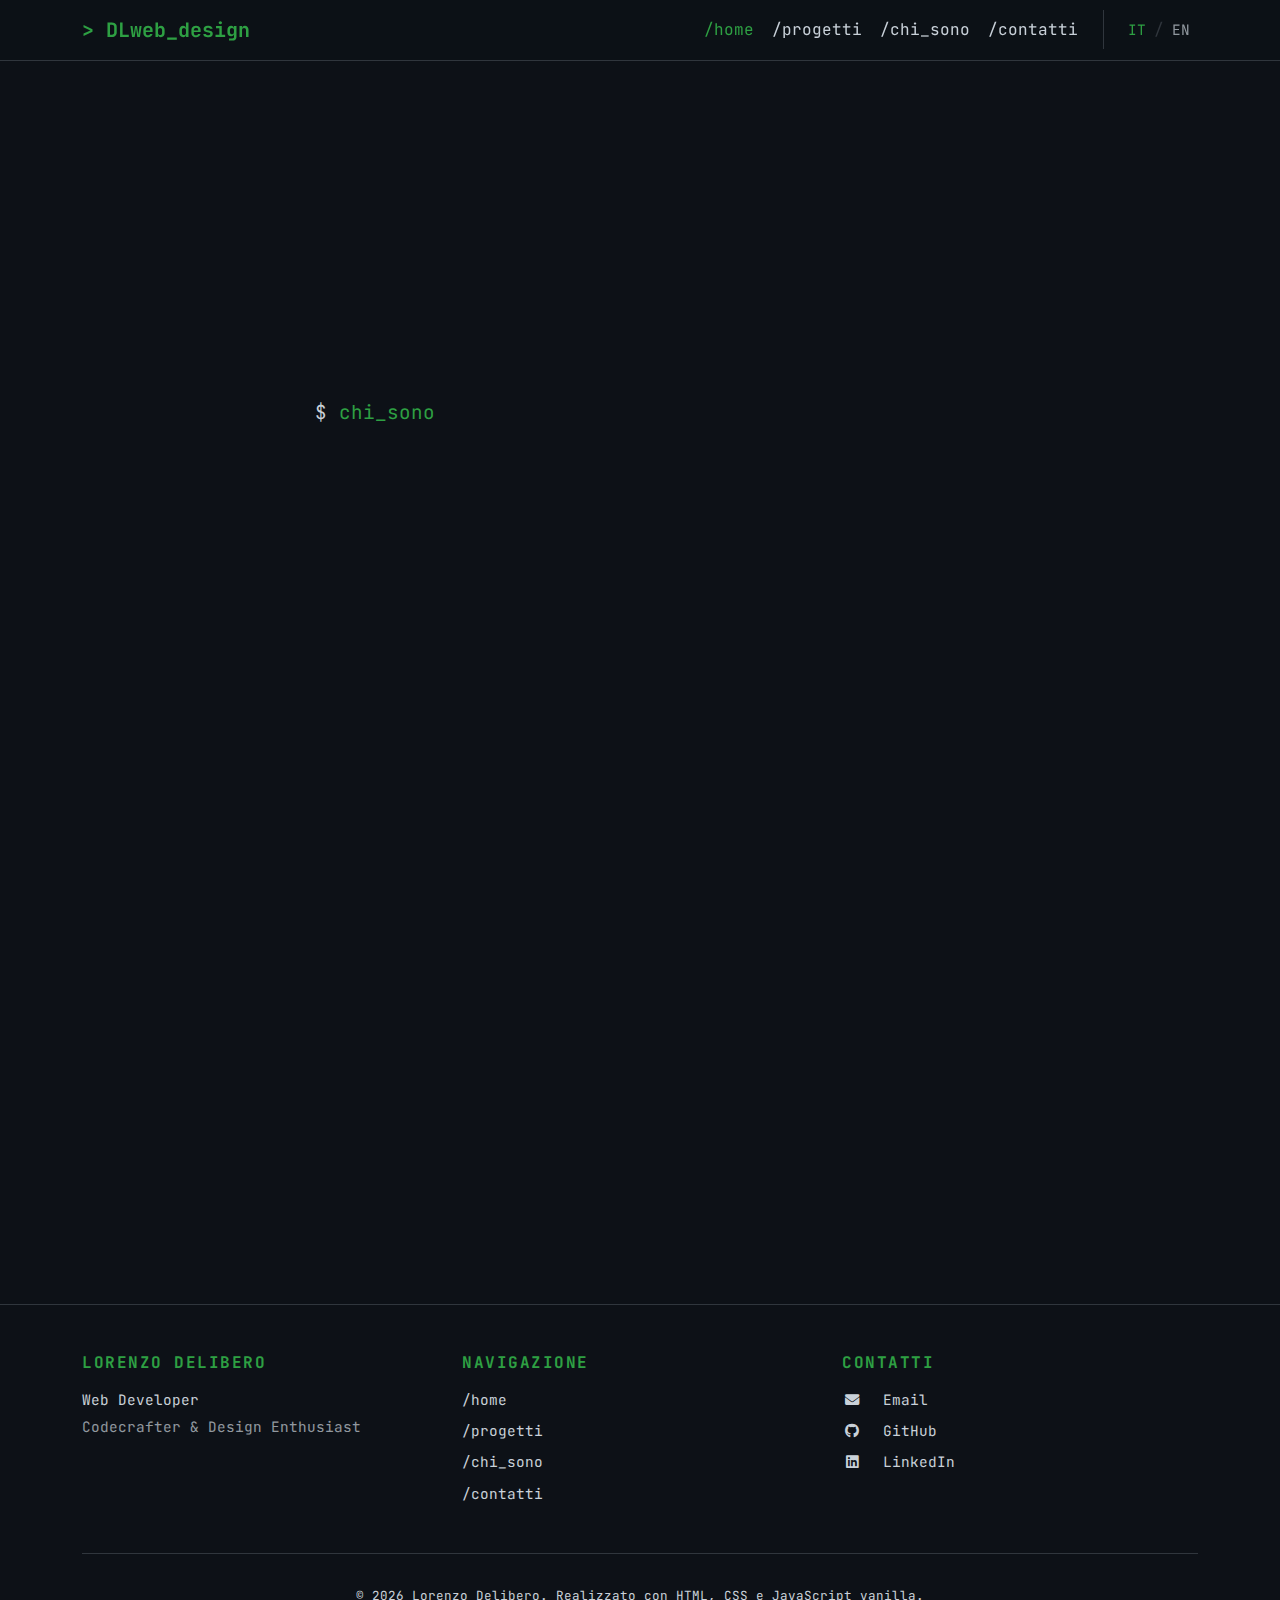
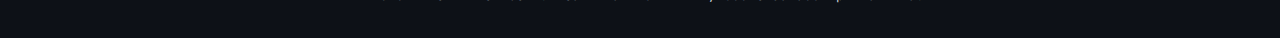
<file: index.html>
<!DOCTYPE html>
<html lang="it"> <!-- Questo attributo verrà aggiornato da JS -->
<head>
    <meta charset="UTF-8">
    <meta name="viewport" content="width=device-width, initial-scale=1.0">
    
    <!-- Title e Meta Description verranno aggiornati da JS -->
    <title data-i18n="meta_title">Delibero Lorenzo | Web Developer</title>
    <meta name="description" data-i18n-content="meta_description" content="Portfolio di Lorenzo Delibero, sviluppatore web specializzato in soluzioni front-end moderne e performanti.">

    <!-- Google Fonts: JetBrains Mono -->
    <link rel="preconnect" href="https://fonts.googleapis.com">
    <link rel="preconnect" href="https://fonts.gstatic.com" crossorigin>
    <link href="https://fonts.googleapis.com/css2?family=JetBrains+Mono:wght@400;700&display=swap" rel="stylesheet">

    <!-- Libs CDN -->
    <link href="https://cdn.jsdelivr.net/npm/bootstrap@5.3.3/dist/css/bootstrap.min.css" rel="stylesheet">
    <link href="https://unpkg.com/aos@2.3.1/dist/aos.css" rel="stylesheet">
    <link rel="stylesheet" href="https://cdnjs.cloudflare.com/ajax/libs/font-awesome/6.5.1/css/all.min.css">

    <!-- Custom CSS -->
    <link rel="stylesheet" href="css/style.css">
</head>
<body>

    <!-- Navbar -->
    <nav class="navbar navbar-expand-lg navbar-dark sticky-top">
        <div class="container">
            <a class="navbar-brand" href="index.html">&gt; DLweb_design</a>
            <button class="navbar-toggler" type="button" data-bs-toggle="collapse" data-bs-target="#navbarNav" aria-controls="navbarNav" aria-expanded="false" aria-label="Toggle navigation">
                <span class="navbar-toggler-icon"></span>
            </button>
            <div class="collapse navbar-collapse" id="navbarNav">
                <ul class="navbar-nav ms-auto align-items-center">
                    <li class="nav-item">
                        <a class="nav-link active" href="index.html" data-i18n="nav_home">/home</a>
                    </li>
                    <li class="nav-item">
                        <a class="nav-link" href="projects.html" data-i18n="nav_projects">/projects</a>
                    </li>
                    <li class="nav-item">
                        <a class="nav-link" href="about.html" data-i18n="nav_about">/about</a>
                    </li>
                    <li class="nav-item">
                        <a class="nav-link" href="contact.html" data-i18n="nav_contact">/contact</a>
                    </li>
                    <!-- Language Switcher -->
                    <li class="nav-item lang-switcher">
                        <a href="#" class="lang-switch" data-lang="it">IT</a>
                        <span style="color: var(--border-color);">/</span>
                        <a href="#" class="lang-switch" data-lang="en">EN</a>
                    </li>
                </ul>
            </div>
        </div>
    </nav>

    <!-- Hero Section -->
    <main class="container">
        <section id="hero-terminal" class="hero-section">
            <div class="hero-text terminal-text">
                <!-- L'output del terminale verrà generato qui da JS -->
                <div id="hero-terminal-output"></div>
                <!-- Il CTA verrà generato qui da JS -->
                <div id="hero-cta"></div>
            </div>
        </section>

        <!-- Skills Section -->
        <section class="my-5 py-5">
            <h2 class="section-title text-center" data-aos="fade-up" data-i18n="skills_title"></h2>
            <div class="row text-center">
                <div class="col-md-3 col-6 mb-4" data-aos="fade-up" data-aos-delay="100">
                    <i class="fab fa-html5 fa-3x"></i>
                    <p class="mt-2">HTML5</p>
                </div>
                <div class="col-md-3 col-6 mb-4" data-aos="fade-up" data-aos-delay="200">
                    <i class="fab fa-css3-alt fa-3x"></i>
                    <p class="mt-2">CSS3</p>
                </div>
                <div class="col-md-3 col-6 mb-4" data-aos="fade-up" data-aos-delay="300">
                    <i class="fab fa-js-square fa-3x"></i>
                    <p class="mt-2">JavaScript</p>
                </div>
                <div class="col-md-3 col-6 mb-4" data-aos="fade-up" data-aos-delay="400">
                    <i class="fab fa-bootstrap fa-3x"></i>
                    <p class="mt-2">Bootstrap</p>
                </div>
            </div>
        </section>
        
        <div id="projects" class="text-center" data-aos="fade-up">
            <a href="projects.html" class="btn btn-primary" data-i18n="skills_cta"></a>
        </div>

    </main>

    <!-- Footer -->
    <div id="footer-placeholder"></div>

    <!-- JS -->
    <script src="https://cdn.jsdelivr.net/npm/bootstrap@5.3.3/dist/js/bootstrap.bundle.min.js"></script>
    <script src="https://unpkg.com/aos@2.3.1/dist/aos.js"></script>
    <script src="js/main.js" defer></script>

</body>
</html>
</file>
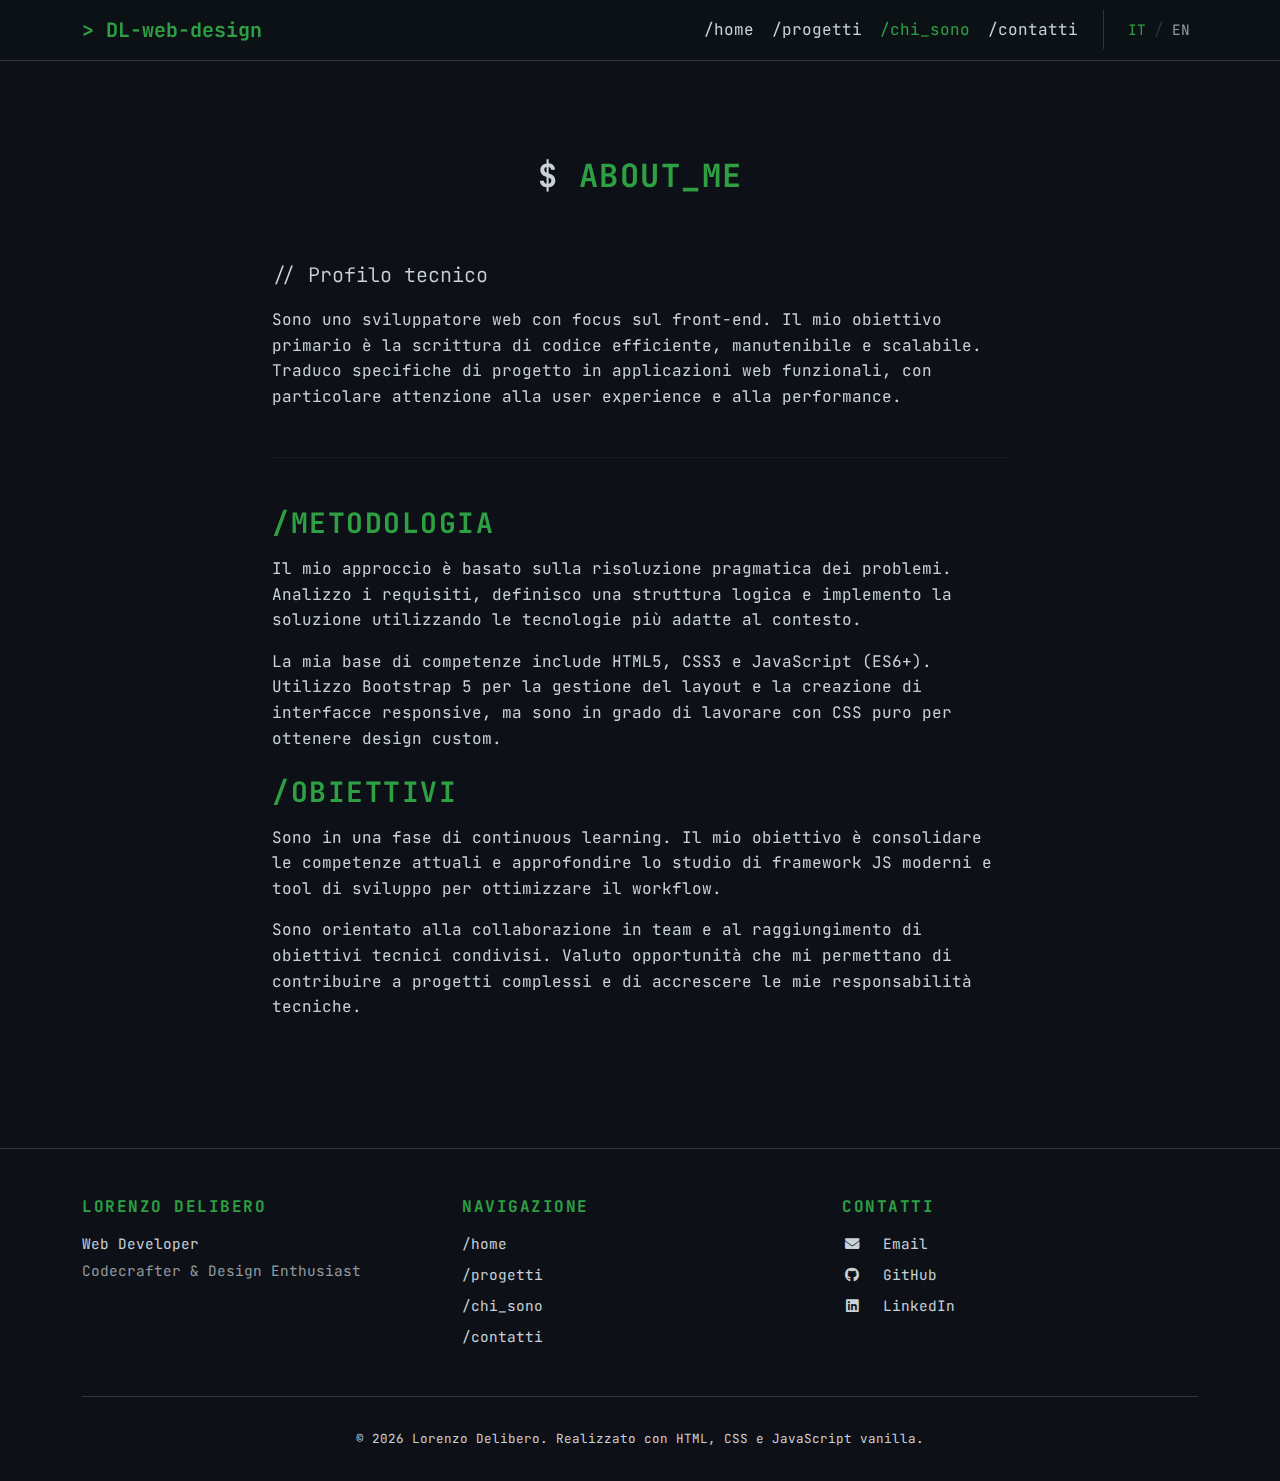
<file: about.html>
<!DOCTYPE html>
<html lang="it">
<head>
    <meta charset="UTF-8">
    <meta name="viewport" content="width=device-width, initial-scale=1.0">
    
    <title data-i18n="meta_title">About | Delibero Lorenzo</title>
    <meta name="description" data-i18n-content="meta_description" content="Profilo tecnico di Lorenzo Delibero.">

    <!-- Libs CDN -->
    <link rel="preconnect" href="https://fonts.googleapis.com">
    <link rel="preconnect" href="https://fonts.gstatic.com" crossorigin>
    <link href="https://fonts.googleapis.com/css2?family=JetBrains+Mono:wght@400;700&display=swap" rel="stylesheet">
    <link href="https://cdn.jsdelivr.net/npm/bootstrap@5.3.3/dist/css/bootstrap.min.css" rel="stylesheet">
    <link href="https://unpkg.com/aos@2.3.1/dist/aos.css" rel="stylesheet">
    <link rel="stylesheet" href="https://cdnjs.cloudflare.com/ajax/libs/font-awesome/6.5.1/css/all.min.css">

    <!-- Custom CSS -->
    <link rel="stylesheet" href="css/style.css">
</head>
<body>

    <!-- Navbar -->
    <nav class="navbar navbar-expand-lg navbar-dark sticky-top">
        <div class="container">
            <a class="navbar-brand" href="index.html">&gt; DL-web-design</a>
            <button class="navbar-toggler" type="button" data-bs-toggle="collapse" data-bs-target="#navbarNav" aria-controls="navbarNav" aria-expanded="false" aria-label="Toggle navigation">
                <span class="navbar-toggler-icon"></span>
            </button>
            <div class="collapse navbar-collapse" id="navbarNav">
                <ul class="navbar-nav ms-auto align-items-center">
                    <li class="nav-item">
                        <a class="nav-link" href="index.html" data-i18n="nav_home">/home</a>
                    </li>
                    <li class="nav-item">
                        <a class="nav-link" href="projects.html" data-i18n="nav_projects">/projects</a>
                    </li>
                    <li class="nav-item">
                        <a class="nav-link active" href="about.html" data-i18n="nav_about">/about</a>
                    </li>
                    <li class="nav-item">
                        <a class="nav-link" href="contact.html" data-i18n="nav_contact">/contact</a>
                    </li>
                    
                    <!-- Language Switcher -->
                    <li class="nav-item lang-switcher">
                        <a href="#" class="lang-switch" data-lang="it">IT</a>
                        <span style="color: var(--border-color);">/</span>
                        <a href="#" class="lang-switch" data-lang="en">EN</a>
                    </li>
                </ul>
            </div>
        </div>
    </nav>

    <!-- About Section -->
    <main class="container my-5 py-5">
        <div class="row justify-content-center">
            <div class="col-lg-8 terminal-text">
                <div data-aos="fade-up">
                    <h2 class="section-title text-center" data-i18n="about_title"></h2>
                    <p class="lead" data-i18n="about_intro_lead"></p>
                    <p data-i18n="about_intro_p"></p>
                </div>
                
                <hr class="my-5" style="border-color: var(--border-color);">

                <div data-aos="fade-up" data-aos-delay="100">
                    <h3 class="mb-3" style="color: var(--primary-color);" data-i18n="about_method_title"></h3>
                    <p data-i18n="about_method_p1"></p>
                    <p data-i18n="about_method_p2"></p>
                </div>

                <div data-aos="fade-up" data-aos-delay="200" class="mt-4">
                    <h3 class="mb-3" style="color: var(--primary-color);" data-i18n="about_goals_title"></h3>
                    <p data-i18n="about_goals_p1"></p>
                    <p data-i18n="about_goals_p2"></p>
                </div>
            </div>
        </div>
    </main>

    <!-- Footer -->
    <div id="footer-placeholder"></div>

    <!-- JS -->
    <script src="https://cdn.jsdelivr.net/npm/bootstrap@5.3.3/dist/js/bootstrap.bundle.min.js"></script>
    <script src="https://unpkg.com/aos@2.3.1/dist/aos.js"></script>
    <script src="js/main.js" defer></script>

</body>
</html>
</file>
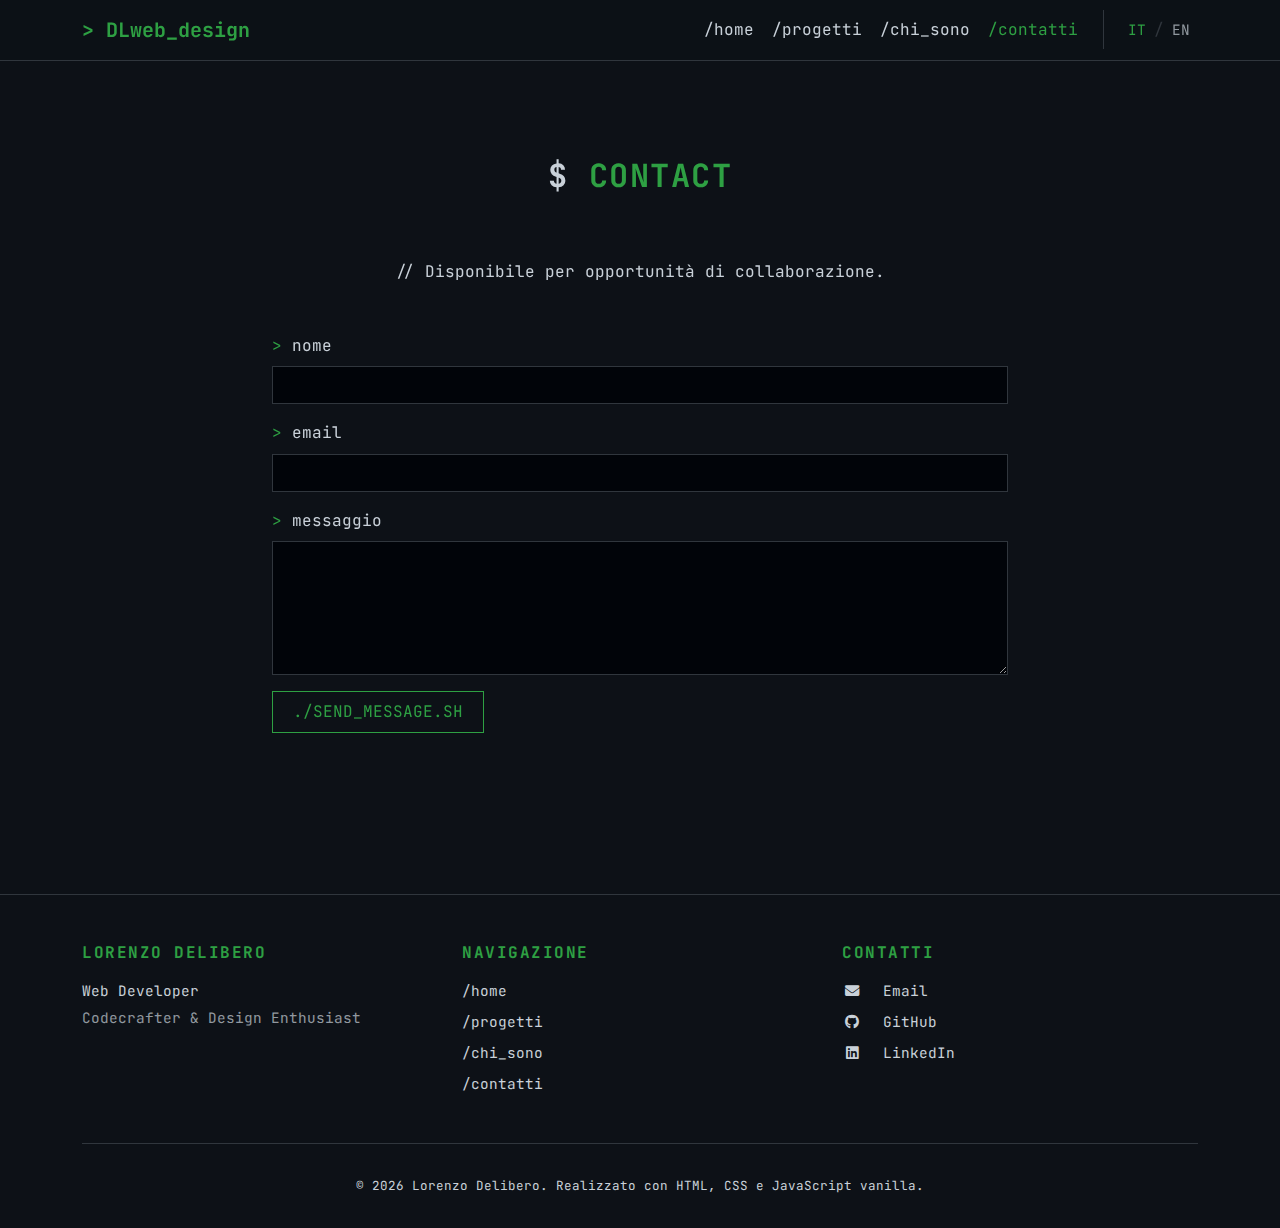
<file: contact.html>
<!DOCTYPE html>
<html lang="it">
<head>
    <meta charset="UTF-8">
    <meta name="viewport" content="width=device-width, initial-scale=1.0">
    
    <title data-i18n="meta_title">Contact | Delibero Lorenzo</title>
    <meta name="description" data-i18n-content="meta_description" content="Contatta Lorenzo Delibero per opportunità e collaborazioni.">

    <!-- Libs CDN -->
    <link rel="preconnect" href="https://fonts.googleapis.com">
    <link rel="preconnect" href="https://fonts.gstatic.com" crossorigin>
    <link href="https://fonts.googleapis.com/css2?family=JetBrains+Mono:wght@400;700&display=swap" rel="stylesheet">
    <link href="https://cdn.jsdelivr.net/npm/bootstrap@5.3.3/dist/css/bootstrap.min.css" rel="stylesheet">
    <link href="https://unpkg.com/aos@2.3.1/dist/aos.css" rel="stylesheet">
    <link rel="stylesheet" href="https://cdnjs.cloudflare.com/ajax/libs/font-awesome/6.5.1/css/all.min.css">

    <!-- Custom CSS -->
    <link rel="stylesheet" href="css/style.css">
</head>
<body>

    <!-- Navbar -->
    <nav class="navbar navbar-expand-lg navbar-dark sticky-top">
        <div class="container">
            <a class="navbar-brand" href="index.html">&gt; DLweb_design</a>
            <button class="navbar-toggler" type="button" data-bs-toggle="collapse" data-bs-target="#navbarNav" aria-controls="navbarNav" aria-expanded="false" aria-label="Toggle navigation">
                <span class="navbar-toggler-icon"></span>
            </button>
            <div class="collapse navbar-collapse" id="navbarNav">
                <ul class="navbar-nav ms-auto align-items-center">
                    <li class="nav-item">
                        <a class="nav-link" href="index.html" data-i18n="nav_home">/home</a>
                    </li>
                    <li class="nav-item">
                        <a class="nav-link" href="projects.html" data-i18n="nav_projects">/projects</a>
                    </li>
                    <li class="nav-item">
                        <a class="nav-link" href="about.html" data-i18n="nav_about">/about</a>
                    </li>
                    <li class="nav-item">
                        <a class="nav-link active" href="contact.html" data-i18n="nav_contact">/contact</a>
                    </li>
                    <!-- Language Switcher -->
                    <li class="nav-item lang-switcher">
                        <a href="#" class="lang-switch" data-lang="it">IT</a>
                        <span style="color: var(--border-color);">/</span>
                        <a href="#" class="lang-switch" data-lang="en">EN</a>
                    </li>
                </ul>
            </div>
        </div>
    </nav>

    <!-- Contact Section -->
    <main class="container my-5 py-5">
        <h2 class="section-title text-center" data-aos="fade-up" data-i18n="contact_title"></h2>
        <div class="row justify-content-center">
            <div class="col-lg-8 terminal-text" data-aos="fade-up" data-aos-delay="100">
                <p class="text-center mb-5" data-i18n="contact_intro"></p>
                
                <!-- Form -->
                <form id="contactForm" novalidate>
                    <div class="mb-3">
                        <label for="name" class="form-label" data-i18n="contact_label_name"></label>
                        <input type="text" class="form-control form-control-dark" id="name" required>
                    </div>
                    <div class="mb-3">
                        <label for="email" class="form-label" data-i18n="contact_label_email"></label>
                        <input type="email" class="form-control form-control-dark" id="email" required>
                    </div>
                    <div class="mb-3">
                        <label for="message" class="form-label" data-i18n="contact_label_message"></label>
                        <textarea class="form-control form-control-dark" id="message" rows="5" required></textarea>
                    </div>
                    
                    <button type="submit" class="btn btn-primary" data-i18n="contact_submit_btn"></button>
                </form>

                <!-- Messaggio di conferma -->
                <div id="form-confirmation" class="mt-4 terminal-text" style="height: 25px;"></div>
            </div>
        </div>
    </main>

    <!-- Footer -->
    <div id="footer-placeholder"></div>

    <!-- JS -->
    <script src="https://cdn.jsdelivr.net/npm/bootstrap@5.3.3/dist/js/bootstrap.bundle.min.js"></script>
    <script src="https://unpkg.com/aos@2.3.1/dist/aos.js"></script>
    <script src="js/main.js" defer></script>

</body>
</html>
</file>
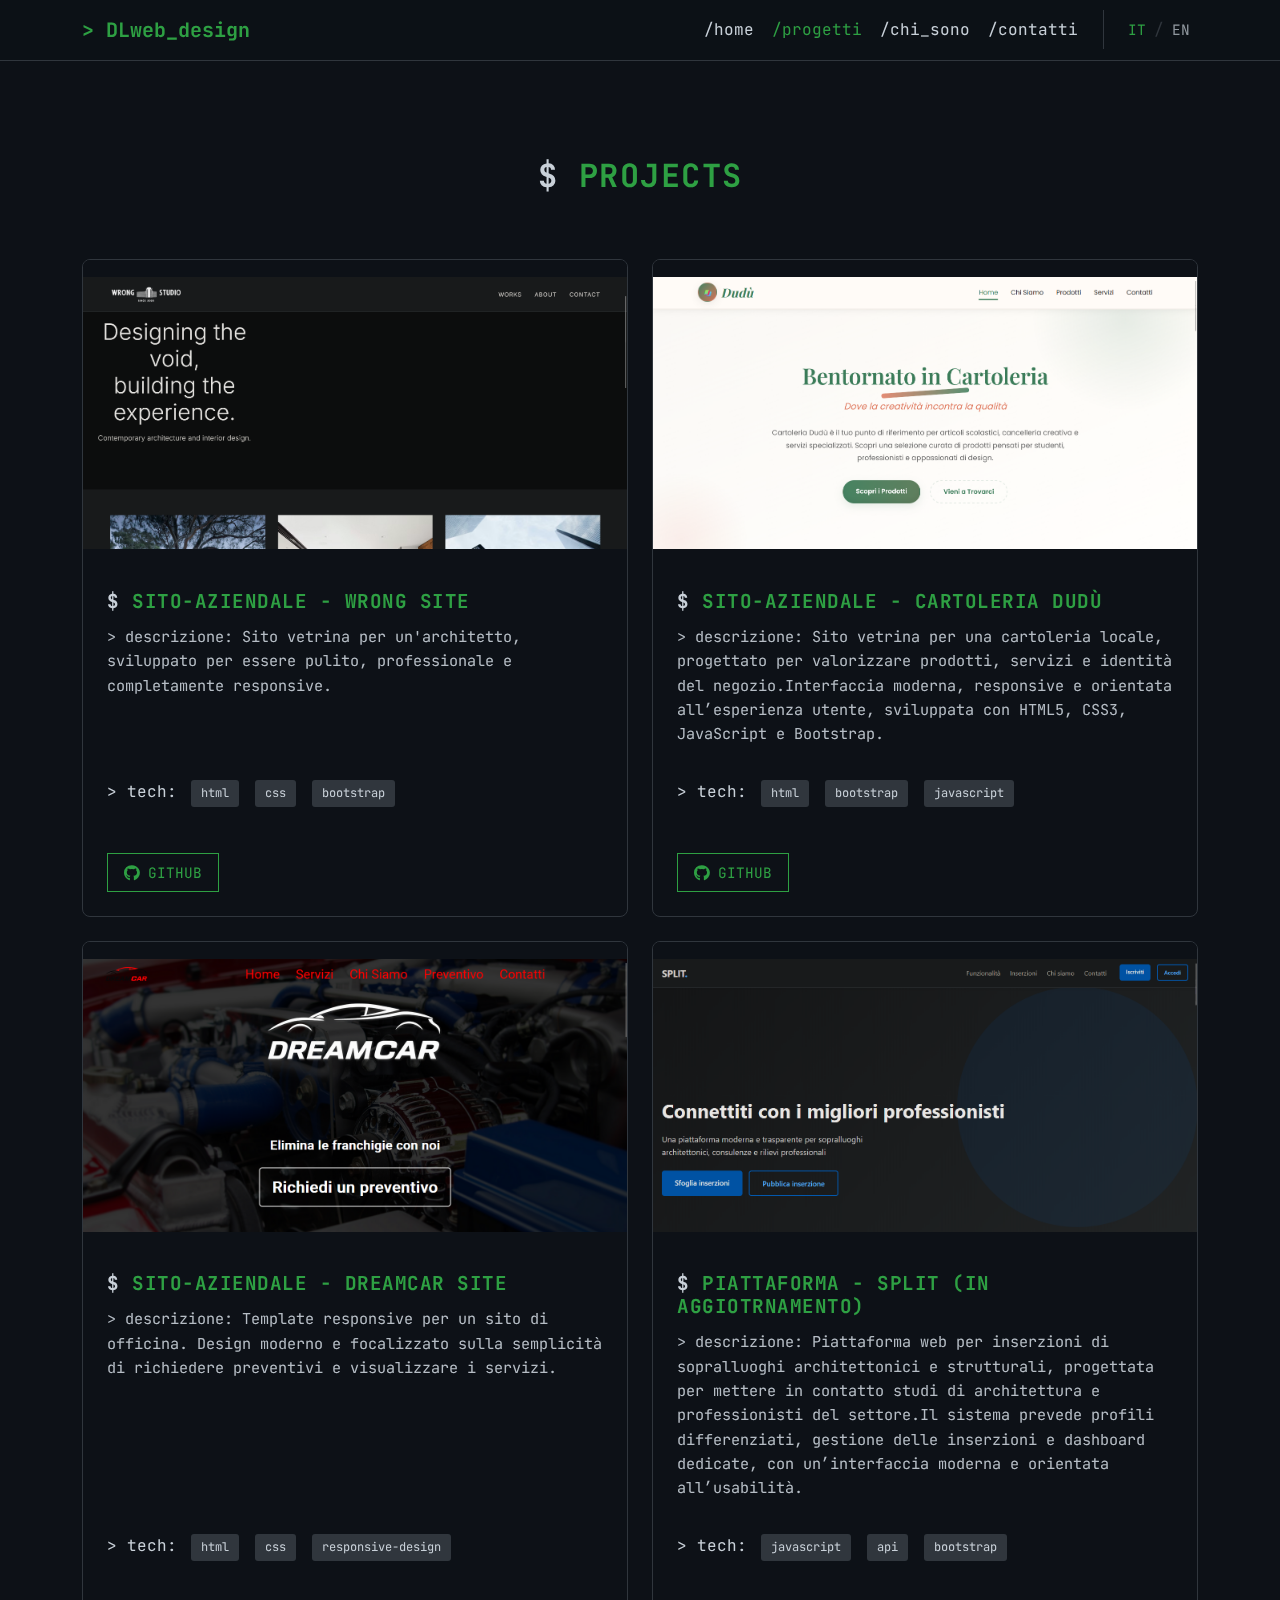
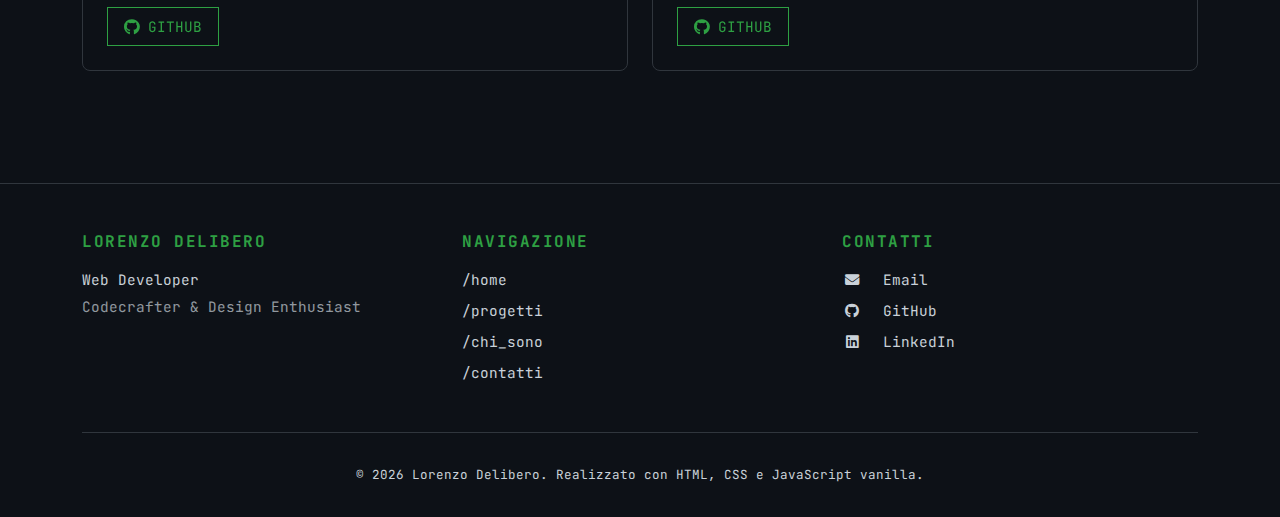
<file: projects.html>
<!DOCTYPE html>
<html lang="it">
<head>
    <meta charset="UTF-8">
    <meta name="viewport" content="width=device-width, initial-scale=1.0">
    
    <title data-i18n="meta_title">Projects | Delibero Lorenzo</title>
    <meta name="description" data-i18n-content="meta_description" content="Lista dei progetti di Lorenzo Delibero.">

    <!-- Libs CDN -->
    <link rel="preconnect" href="https://fonts.googleapis.com">
    <link rel="preconnect" href="https://fonts.gstatic.com" crossorigin>
    <link href="https://fonts.googleapis.com/css2?family=JetBrains+Mono:wght@400;700&display=swap" rel="stylesheet">
    <link href="https://cdn.jsdelivr.net/npm/bootstrap@5.3.3/dist/css/bootstrap.min.css" rel="stylesheet">
    <link href="https://unpkg.com/aos@2.3.1/dist/aos.css" rel="stylesheet">
    <link rel="stylesheet" href="https://cdnjs.cloudflare.com/ajax/libs/font-awesome/6.5.1/css/all.min.css">

    <!-- Custom CSS -->
    <link rel="stylesheet" href="css/style.css">
    <link rel="stylesheet" href="css/projects.css">
</head>
<body>

    <!-- Navbar -->
    <nav class="navbar navbar-expand-lg navbar-dark sticky-top">
        <div class="container">
            <a class="navbar-brand" href="index.html">&gt; DLweb_design</a>
            <button class="navbar-toggler" type="button" data-bs-toggle="collapse" data-bs-target="#navbarNav" aria-controls="navbarNav" aria-expanded="false" aria-label="Toggle navigation">
                <span class="navbar-toggler-icon"></span>
            </button>
            <div class="collapse navbar-collapse" id="navbarNav">
                <ul class="navbar-nav ms-auto align-items-center">
                    <li class="nav-item">
                        <a class="nav-link" href="index.html" data-i18n="nav_home">/home</a>
                    </li>
                    <li class="nav-item">
                        <a class="nav-link active" href="projects.html" data-i18n="nav_projects">/projects</a>
                    </li>
                    <li class="nav-item">
                        <a class="nav-link" href="about.html" data-i18n="nav_about">/about</a>
                    </li>
                    <li class="nav-item">
                        <a class="nav-link" href="contact.html" data-i18n="nav_contact">/contact</a>
                    </li>
                    <!-- Language Switcher -->
                    <li class="nav-item lang-switcher">
                        <a href="#" class="lang-switch" data-lang="it">IT</a>
                        <span style="color: var(--border-color);">/</span>
                        <a href="#" class="lang-switch" data-lang="en">EN</a>
                    </li>
                </ul>
            </div>
        </div>
    </nav>

    <!-- Projects Section -->
    <main class="container my-5 py-5">
        <h2 class="section-title text-center" data-aos="fade-up" data-i18n="projects_title"></h2>
        <div class="row gy-4">

            <!-- Project 1: Screenshot + GitHub Link -->
            <article class="col-md-6" data-aos="fade-up" data-aos-delay="100">
                <div class="project-card">
                    <!-- Project Preview Image -->
                    <figure class="project-image-wrapper">
                        <img 
                            src="Assets/Projects/Images/Wrong Site Screenshot/Wrong Site Screenshot.png" 
                            alt="Screenshot del progetto 1 - Interfaccia principale"
                            class="project-image"
                            loading="lazy">
                    </figure>

                    <!-- Project Content -->
                    <div class="project-content">
                        <h3 class="project-title terminal-text" data-i18n="project1_title"></h3>
                        
                        <p class="project-description terminal-text">
                            <span data-i18n="project_label_desc"></span>
                            <span data-i18n="project1_desc"></span>
                        </p>

                        <!-- Tech Stack -->
                        <div class="tech-list">
                            <p class="tech-label terminal-text">
                                <span>html</span>
                                <span>css</span>
                                <span>bootstrap</span>
                            </p>
                        </div>

                        <!-- GitHub Link -->
                        <div class="project-actions mt-4">
                            <a href="https://github.com/DLWDesign/Wrong-Site" 
                               target="_blank" 
                               rel="noopener noreferrer" 
                               class="btn btn-primary btn-sm"
                               title="Apri il repository su GitHub">
                                <i class="fab fa-github"></i> GitHub
                            </a>
                        </div>
                    </div>
                </div>
            </article>

            <!-- Project 2: Screenshot + GitHub Link -->
            <article class="col-md-6" data-aos="fade-up" data-aos-delay="200">
                <div class="project-card">
                    <!-- Project Preview Image -->
                    <figure class="project-image-wrapper">
                        <img 
                            src="Assets/Projects/Images/Cartoleria Dudù Screenshot/Cartoleria Dudù Screenshot.png" 
                            alt="Screenshot del progetto 2 - Interfaccia principale"
                            class="project-image"
                            loading="lazy">
                    </figure>

                    <!-- Project Content -->
                    <div class="project-content">
                        <h3 class="project-title terminal-text" data-i18n="project2_title"></h3>
                        
                        <p class="project-description terminal-text">
                            <span data-i18n="project_label_desc"></span>
                            <span data-i18n="project2_desc"></span>
                        </p>

                        <!-- Tech Stack -->
                        <div class="tech-list">
                            <p class="tech-label terminal-text">
                                <span>html</span>
                                <span>bootstrap</span>
                                <span>javascript</span>
                            </p>
                        </div>

                        <!-- GitHub Link -->
                        <div class="project-actions mt-4">
                            <a href="https://github.com/DLWDesign/Dudu-stationery" 
                               target="_blank" 
                               rel="noopener noreferrer" 
                               class="btn btn-primary btn-sm"
                               title="Apri il repository su GitHub">
                                <i class="fab fa-github"></i> GitHub
                            </a>
                        </div>
                    </div>
                </div>
            </article>

            <!-- Project 3: Screenshot + GitHub Link -->
            <article class="col-md-6" data-aos="fade-up" data-aos-delay="300">
                <div class="project-card">
                    <!-- Project Preview Image -->
                    <figure class="project-image-wrapper">
                        <img 
                            src="Assets/Projects/Images/DREAMCAR Screenshot/DreamCar Screenshot.png" 
                            alt="Screenshot del progetto 3 - Interfaccia principale"
                            class="project-image"
                            loading="lazy">
                    </figure>

                    <!-- Project Content -->
                    <div class="project-content">
                        <h3 class="project-title terminal-text" data-i18n="project3_title"></h3>
                        
                        <p class="project-description terminal-text">
                            <span data-i18n="project_label_desc"></span>
                            <span data-i18n="project3_desc"></span>
                        </p>

                        <!-- Tech Stack -->
                        <div class="tech-list">
                            <p class="tech-label terminal-text">
                                <span>html</span>
                                <span>css</span>
                                <span>responsive-design</span>
                            </p>
                        </div>

                        <!-- GitHub Link -->
                        <div class="project-actions mt-4">
                            <a href="https://github.com/DLWDesign/DREAMCAR-Site" 
                               target="_blank" 
                               rel="noopener noreferrer" 
                               class="btn btn-primary btn-sm"
                               title="Apri il repository su GitHub">
                                <i class="fab fa-github"></i> GitHub
                            </a>
                        </div>
                    </div>
                </div>
            </article>

            <!-- Project 4: Screenshot + GitHub Link -->
            <article class="col-md-6" data-aos="fade-up" data-aos-delay="400">
                <div class="project-card">
                    <!-- Project Preview Image -->
                    <figure class="project-image-wrapper">
                        <img 
                            src="Assets/Projects/Images/SPLit Screenshot/SPLit Screenshot.png" 
                            alt="Screenshot del progetto 4 - Interfaccia principale"
                            class="project-image"
                            loading="lazy">
                    </figure>

                    <!-- Project Content -->
                    <div class="project-content">
                        <h3 class="project-title terminal-text" data-i18n="project4_title"></h3>
                        
                        <p class="project-description terminal-text">
                            <span data-i18n="project_label_desc"></span>
                            <span data-i18n="project4_desc"></span>
                        </p>

                        <!-- Tech Stack -->
                        <div class="tech-list">
                            <p class="tech-label terminal-text">
                                <span>javascript</span>
                                <span>api</span>
                                <span>bootstrap</span>
                            </p>
                        </div>

                        <!-- GitHub Link -->
                        <div class="project-actions mt-4">
                            <a href="https://github.com/DLWDesign/SPLit" 
                               target="_blank" 
                               rel="noopener noreferrer" 
                               class="btn btn-primary btn-sm"
                               title="Apri il repository su GitHub">
                                <i class="fab fa-github"></i> GitHub
                            </a>
                        </div>
                    </div>
                </div>
            </article>

        </div>
    </main>

    <!-- Footer -->
    <div id="footer-placeholder"></div>

    <!-- JS -->
    <script src="https://cdn.jsdelivr.net/npm/bootstrap@5.3.3/dist/js/bootstrap.bundle.min.js"></script>
    <script src="https://unpkg.com/aos@2.3.1/dist/aos.js"></script>
    <script src="js/main.js" defer></script>

</body>
</html>
</file>
<file: css/style.css>
/* ---
* Stile: Tech Minimal / Terminal
* Autore: Gemini
* --- */

/* --- Importazione Font --- */
@import url('https://fonts.googleapis.com/css2?family=JetBrains+Mono:wght@400;700&display=swap');

/* --- Variabili e Stile di Base --- */
:root {
  --background-color: #0d1117;
  --primary-color: #2ea043;
  --secondary-color: #c9d1d9;
  --border-color: #30363d;
  --text-color: var(--secondary-color);
  --font-family-monospace: 'JetBrains Mono', monospace;
}

body {
  background-color: var(--background-color);
  color: var(--text-color);
  font-family: var(--font-family-monospace);
  line-height: 1.6;
}

h1, h2, h3, h4, h5, h6 {
  color: var(--primary-color);
  font-weight: 700;
  text-transform: uppercase;
  letter-spacing: 1.5px;
}

h2::before {
  content: '$ ';
  color: var(--secondary-color);
}

a {
  color: var(--primary-color);
  text-decoration: none;
  transition: color 0.3s ease, text-decoration 0.3s ease;
}

a:hover {
  color: var(--secondary-color);
  text-decoration: underline;
}

/* --- Sovrascrittura Bootstrap --- */
.navbar {
  background-color: rgba(13, 17, 23, 0.8);
  backdrop-filter: blur(10px);
  border-bottom: 1px solid var(--border-color);
}

.navbar-brand {
    font-family: var(--font-family-monospace);
    color: var(--primary-color);
    font-weight: 700;
}

.navbar-brand:hover {
    color: var(--secondary-color);
}

.navbar .nav-link {
  color: var(--secondary-color);
  font-family: var(--font-family-monospace);
  border: 1px solid transparent;
  transition: color 0.3s ease, border-color 0.3s ease;
}

.navbar .nav-link:hover,
.navbar .nav-link.active {
  color: var(--primary-color);
}

.navbar-toggler {
    border-color: var(--border-color);
}

.navbar-toggler-icon {
    background-image: url("data:image/svg+xml,%3csvg xmlns='http://www.w3.org/2000/svg' viewBox='0 0 30 30'%3e%3cpath stroke='rgba(46, 160, 67, 1)' stroke-linecap='round' stroke-miterlimit='10' stroke-width='2' d='M4 7h22M4 15h22M4 23h22'/%3e%3c/svg%3e");
}

.btn {
    font-family: var(--font-family-monospace);
    text-transform: uppercase;
    border-radius: 0;
    padding: 8px 20px;
    transition: all 0.3s ease;
}

.btn-primary {
  background-color: transparent;
  color: var(--primary-color);
  border: 1px solid var(--primary-color);
}

.btn-primary:hover {
  background-color: var(--primary-color);
  color: var(--background-color);
  border-color: var(--primary-color);
}

.btn-secondary {
    background-color: transparent;
    color: var(--secondary-color);
    border: 1px solid var(--secondary-color);
}

.btn-secondary:hover {
    background-color: var(--secondary-color);
    color: var(--background-color);
    border-color: var(--secondary-color);
}


/* --- Classi Custom --- */
.section-title {
    margin-bottom: 4rem;
}

.terminal-text {
    font-family: var(--font-family-monospace);
}

.terminal-card {
    background-color: transparent;
    border: 1px solid var(--border-color);
    padding: 2rem;
    height: 100%;
    display: flex;
    flex-direction: column;
}

.terminal-card .card-title {
    color: var(--primary-color);
    margin-bottom: 1rem;
}

.terminal-card .card-title::before {
    content: '$ project: ';
    color: var(--secondary-color);
}

.terminal-card p {
    margin-bottom: 0.5rem;
}

.terminal-card .tech-list {
    margin-top: auto;
    padding-top: 1rem;
}

.terminal-card .tech-list span {
    display: inline-block;
    background-color: var(--border-color);
    padding: 2px 8px;
    font-size: 0.8rem;
    margin-right: 5px;
    margin-bottom: 5px;
}

.terminal-card .tech-label::before {
    content: '> tech: ';
    color: var(--secondary-color);
}

/* --- Sezioni Specifiche --- */

/* Hero Section */
.hero-section {
    min-height: 80vh;
    display: flex;
    align-items: center;
    justify-content: center;
}

.hero-text {
    font-size: 1.2rem; /* Leggermente ridotto per più linee */
    width: 100%;
    max-width: 650px; /* Larghezza massima per leggibilità */
}

.hero-text .terminal-prompt {
    color: var(--secondary-color);
}

.hero-text .terminal-prompt span,
.hero-text .terminal-prompt a {
    color: var(--primary-color);
}

.hero-text .terminal-output-line {
    margin: 0;
    padding-left: 1rem; /* Indentazione per l'output */
    color: var(--text-color);
}

.hero-text .terminal-key {
    color: var(--primary-color);
}

.hero-text .cursor {
    display: inline-block;
    background-color: var(--primary-color);
    width: 10px;
    height: 1.2rem;
    vertical-align: middle;
    animation: blink 1s infinite;
}

@keyframes blink {
    0%, 100% { opacity: 1; }
    50% { opacity: 0; }
}

/* Form Contatti */
.form-control-dark {
    background-color: #010409;
    color: var(--text-color);
    border: 1px solid var(--border-color);
    border-radius: 0;
}

.form-control-dark:focus {
    background-color: #010409;
    color: var(--text-color);
    border-color: var(--primary-color);
    box-shadow: 0 0 0 0.25rem rgba(46, 160, 67, 0.25);
}

.form-label::before {
    content: '> ';
    color: var(--primary-color);
}

/* Footer (Nuovo Stile) */
.footer {
    border-top: 1px solid var(--border-color);
    padding-top: 3rem;
    padding-bottom: 2rem;
    margin-top: 4rem;
    font-size: 0.9rem;
    color: var(--secondary-color);
}

.footer h5 {
    font-size: 1rem;
    margin-bottom: 1rem;
}

.footer .footer-tagline {
    font-size: 0.9rem;
    opacity: 0.7;
}

.footer ul {
    padding-left: 0;
}

.footer ul li {
    margin-bottom: 0.5rem;
}

.footer ul a {
    color: var(--secondary-color);
}

.footer ul a:hover {
    color: var(--primary-color);
    text-decoration: none;
}

.footer .social-icons a {
    display: block;
    color: var(--secondary-color);
    margin-bottom: 0.5rem;
    transition: color 0.3s;
}

.footer .social-icons a:hover {
    color: var(--primary-color);
    text-decoration: none;
}

.footer .social-icons i {
    margin-right: 0.75rem;
    width: 20px; /* Allinea le icone */
    text-align: center;
}

.footer .footer-bottom {
    margin-top: 2rem;
    padding-top: 2rem;
    border-top: 1px solid var(--border-color);
}

/* --- AOS Custom --- */
[data-aos] {
    transition-property: transform, opacity;
}

/* --- Language Switcher --- */
.lang-switcher {
    display: flex;
    align-items: center;
    margin-left: 1rem;
    border-left: 1px solid var(--border-color);
    padding-left: 1rem;
}

.lang-switch {
    color: var(--secondary-color);
    text-decoration: none;
    padding: 0.5rem;
    font-family: var(--font-family-monospace);
    font-size: 0.9rem;
    opacity: 0.7;
    transition: opacity 0.3s, color 0.3s;
}

.lang-switch:hover {
    opacity: 1;
    color: var(--primary-color);
    text-decoration: none;
}

.lang-switch.active {
    color: var(--primary-color);
    opacity: 1;
    cursor: default;
}

/* ============================================
   STYLING: Terminal Card con Iframe Interattivo
   Sezione per anteprima live di siti web
   ============================================ */

/* Variante del terminal-card per ospitare anteprima interattiva */
.terminal-card--iframe {
    display: flex;
    flex-direction: column;
    padding: 1.5rem;
    transition: all 0.3s ease;
}

/* Header: titolo + descrizione breve */
.iframe-header {
    margin-bottom: 1.5rem;
}

.iframe-description {
    font-size: 0.95rem;
    opacity: 0.9;
    margin-bottom: 0;
}

/* --- Container Iframe Responsivo --- */
/* Usa padding-bottom trick per mantenere aspect-ratio 16:9 */
.iframe-container {
    position: relative;
    width: 100%;
    padding-bottom: 56.25%; /* Aspect ratio 16:9 */
    height: 0;
    overflow: hidden;
    margin-bottom: 1.5rem;
    background-color: var(--background-color);
    border: 1px solid var(--border-color);
    border-radius: 8px;
}

/* Iframe: anteprima del sito esterno con transizioni smooth */
.site-preview-iframe {
    position: absolute;
    top: 0;
    left: 0;
    width: 100%;
    height: 100%;
    border: none;
    border-radius: 8px;
    display: block;
    background-color: var(--secondary-color);
    transition: box-shadow 0.3s ease, transform 0.3s ease;
}

/* Fallback grafico per browser senza supporto iframe */
.iframe-fallback {
    position: absolute;
    top: 50%;
    left: 50%;
    transform: translate(-50%, -50%);
    text-align: center;
    color: var(--border-color);
    font-size: 0.9rem;
    width: 90%;
    margin: 0;
}

/* --- Effetti Hover su Desktop --- */
/* Hover sul card: bordo highlight + glow + lift effect */
.terminal-card--iframe:hover {
    border-color: var(--primary-color);
    box-shadow: 0 0 20px rgba(46, 160, 67, 0.15);
    transform: translateY(-4px);
}

/* Hover sull'iframe: leggero zoom + glow interno */
.terminal-card--iframe:hover .site-preview-iframe {
    box-shadow: 0 0 15px rgba(46, 160, 67, 0.2);
    transform: scale(1.01);
}

/* --- Pulsanti CTA (Apri Progetto) --- */
.iframe-actions {
    display: flex;
    gap: 0.75rem;
    flex-wrap: wrap;
}

.iframe-actions .btn {
    flex: 1;
    min-width: 120px;
    text-align: center;
}

/* CTA primaria: sottolineatura e spacing extra al hover */
.iframe-actions .btn-primary:hover {
    text-decoration: underline;
    letter-spacing: 0.5px;
}

/* --- Responsive: Tablet (768px e sotto) --- */
@media (max-width: 768px) {
    /* Riduco padding su schermi piccoli */
    .terminal-card--iframe {
        padding: 1rem;
    }

    /* Aspect ratio leggermente pi\u00f9 quadrato su mobile */
    .iframe-container {
        padding-bottom: 60%;
        margin-bottom: 1rem;
        border-radius: 6px;
    }

    .iframe-header {
        margin-bottom: 1rem;
    }

    .iframe-description {
        font-size: 0.9rem;
    }

    /* Stack verticale pulsanti su schermi piccoli */
    .iframe-actions {
        flex-direction: column;
        gap: 0.5rem;
    }

    .iframe-actions .btn {
        width: 100%;
    }

    /* Disattivo effetti hover su touch devices */
    @media (hover: none) {
        .terminal-card--iframe:hover {
            transform: none;
        }

        .terminal-card--iframe:hover .site-preview-iframe {
            transform: none;
        }
    }
}

/* --- Responsive: Mobile (480px e sotto) --- */
@media (max-width: 480px) {
    .iframe-header {
        margin-bottom: 0.75rem;
    }

    .iframe-container {
        padding-bottom: 65%; /* Pi\u00f9 quadrato su mobile */
        margin-bottom: 0.75rem;
        border-radius: 4px;
    }

    .site-preview-iframe {
        border-radius: 4px;
    }

    .iframe-actions .btn {
        padding: 6px 12px;
        font-size: 0.85rem;
    }
}
</file>
<file: css/projects.css>
/* ============================================
   PROJECT CARDS: Screenshot-based Portfolio
   Stili per sezione progetti con screenshot e GitHub link
   ============================================ */

/* Card principale: contiene immagine + contenuti */
.project-card {
    background-color: transparent;
    border: 1px solid var(--border-color);
    border-radius: 8px;
    overflow: hidden;
    height: 100%;
    display: flex;
    flex-direction: column;
    transition: all 0.3s ease;
}

/* Hover effect: evidenziazione bordo + sollevamento */
.project-card:hover {
    border-color: var(--primary-color);
    box-shadow: 0 0 20px rgba(46, 160, 67, 0.15);
    transform: translateY(-4px);
}

/* --- Project Image Section --- */
/* Figure wrapper: aspect-ratio fisso per coerenza */
.project-image-wrapper {
    position: relative;
    width: 100%;
    padding-bottom: 56.25%; /* Aspect ratio 16:9 */
    height: 300px;
    overflow: hidden;
    margin: 0;
    background-color: var(--background-color);
}

/* Immagine: object-fit per non deformarsi */
.project-image {
    position: absolute;
    top: 0;
    left: 0;
    width: 100%;
    height: 100%;
    object-fit: contain;
    display: block;
    border-radius: 8px;
    transition: transform 0.4s ease, filter 0.3s ease;
}

/* Hover sull'immagine: zoom leggero + effetto luminoso */
.project-card:hover .project-image {
    transform: scale(1.05);
    filter: brightness(1.1);
}

/* --- Project Content Section --- */
/* Contenitore testo: grow per riempire spazio verticale */
.project-content {
    padding: 1.5rem;
    display: flex;
    flex-direction: column;
    flex-grow: 1;
}

/* Titolo progetto */
.project-title {
    color: var(--primary-color);
    font-size: 1.2rem;
    margin: 0 0 0.75rem 0;
    font-weight: 700;
    letter-spacing: 0.5px;
}

.project-title::before {
    content: '$ ';
    color: var(--secondary-color);
}

/* Descrizione breve */
.project-description {
    font-size: 0.95rem;
    opacity: 0.9;
    margin-bottom: 1rem;
    flex-grow: 1;
}

/* --- Tech Stack --- */
.project-content .tech-list {
    margin: 1rem 0 0 0;
    padding: 0;
}

.project-content .tech-list span {
    display: inline-block;
    background-color: var(--border-color);
    color: var(--secondary-color);
    padding: 4px 10px;
    font-size: 0.75rem;
    margin-right: 6px;
    margin-bottom: 6px;
    border-radius: 3px;
    transition: all 0.2s ease;
}

/* Hover tech badge: più visibile */
.project-content .tech-list span:hover {
    background-color: var(--primary-color);
    color: var(--background-color);
}

.project-content .tech-label::before {
    content: '> tech: ';
    color: var(--secondary-color);
    margin-right: 0.25rem;
}

/* --- Project Actions (GitHub Button) --- */
.project-actions {
    display: flex;
    gap: 0.75rem;
}

/* Bottone GitHub */
.project-actions .btn {
    display: inline-flex;
    align-items: center;
    gap: 0.5rem;
    padding: 8px 16px;
    font-size: 0.9rem;
    transition: all 0.3s ease;
    flex-shrink: 0;
}

.project-actions .btn i {
    font-size: 1rem;
}

/* Bottone GitHub hover: colore + sottolineatura */
.project-actions .btn-primary:hover {
    text-decoration: underline;
    letter-spacing: 0.5px;
    transform: translateX(2px);
}

/* --- Responsive: Tablet (768px e sotto) --- */
@media (max-width: 768px) {
    .project-content {
        padding: 1.25rem;
    }

    .project-title {
        font-size: 1.1rem;
    }

    .project-description {
        font-size: 0.9rem;
    }

    .project-actions {
        justify-content: flex-start;
    }

    .project-actions .btn {
        padding: 8px 14px;
        font-size: 0.85rem;
    }

    /* Disattivo effetti hover su touch devices */
    @media (hover: none) {
        .project-card:hover {
            transform: none;
        }

        .project-card:hover .project-image {
            transform: none;
            filter: brightness(1);
        }
    }
}

/* --- Responsive: Mobile (480px e sotto) --- */
@media (max-width: 480px) {
    .project-content {
        padding: 1rem;
    }

    .project-title {
        font-size: 1rem;
        margin-bottom: 0.5rem;
    }

    .project-description {
        font-size: 0.85rem;
        margin-bottom: 0.75rem;
    }

    .project-content .tech-list span {
        padding: 3px 8px;
        font-size: 0.7rem;
        margin-right: 5px;
        margin-bottom: 5px;
    }

    .project-actions .btn {
        padding: 7px 12px;
        font-size: 0.8rem;
        width: 100%;
    }
}
</file>
